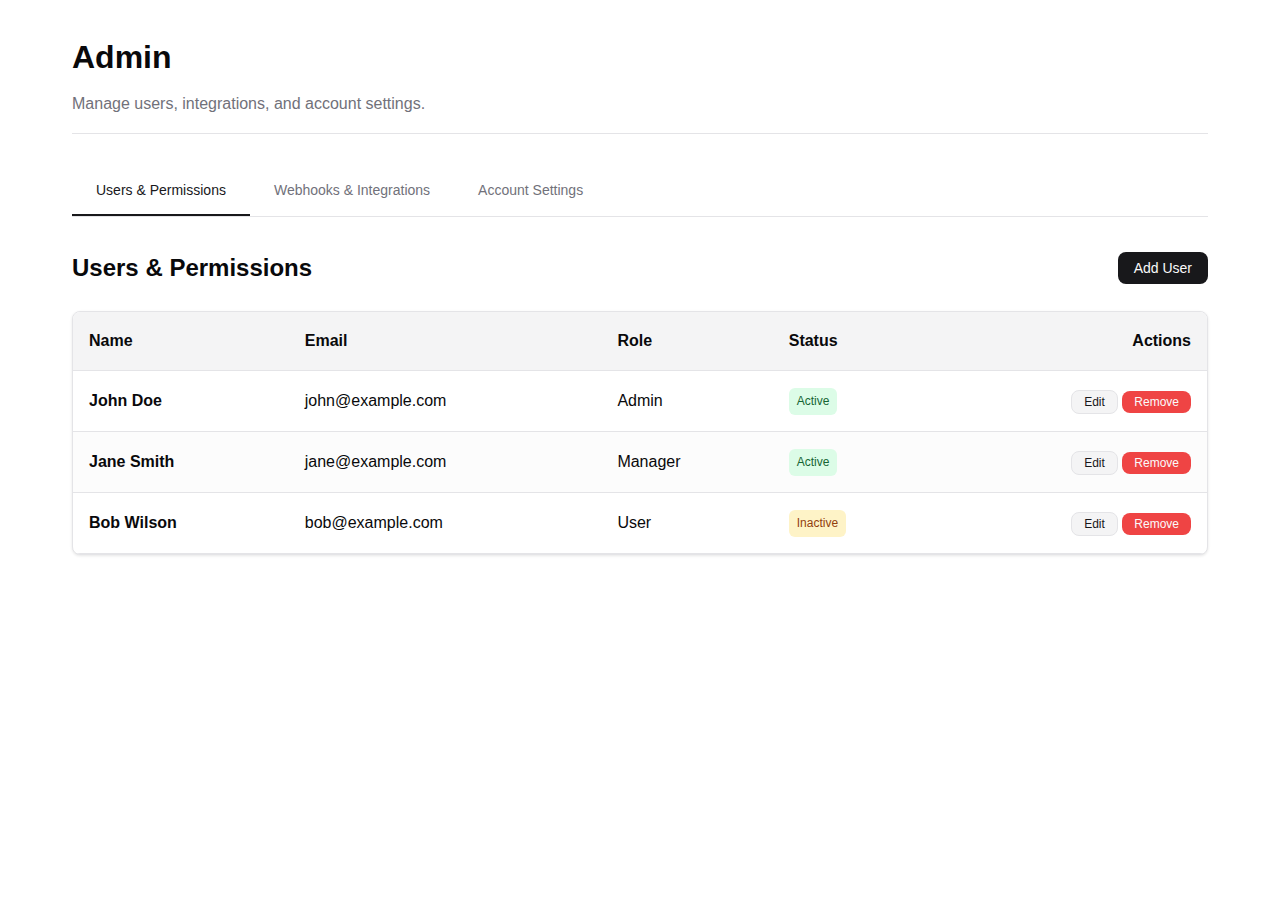
<file: src/components/Admin.html>
<!DOCTYPE html>
<html lang="en">
<head>
    <meta charset="UTF-8">
    <meta name="viewport" content="width=device-width, initial-scale=1.0">
    <title>Admin</title>
    <style>
        :root {
            --background: 0 0% 100%;
            --foreground: 240 10% 3.9%;
            --card: 0 0% 100%;
            --card-foreground: 240 10% 3.9%;
            --popover: 0 0% 100%;
            --popover-foreground: 240 10% 3.9%;
            --primary: 240 5.9% 10%;
            --primary-foreground: 0 0% 98%;
            --secondary: 240 4.8% 95.9%;
            --secondary-foreground: 240 5.9% 10%;
            --muted: 240 4.8% 95.9%;
            --muted-foreground: 240 3.8% 46.1%;
            --accent: 240 4.8% 95.9%;
            --accent-foreground: 240 5.9% 10%;
            --destructive: 0 84.2% 60.2%;
            --destructive-foreground: 0 0% 98%;
            --border: 240 5.9% 90%;
            --input: 240 5.9% 90%;
            --ring: 240 10% 3.9%;
            --radius: 0.5rem;
        }

        .dark {
            --background: 240 10% 3.9%;
            --foreground: 0 0% 98%;
            --card: 240 10% 3.9%;
            --card-foreground: 0 0% 98%;
            --popover: 240 10% 3.9%;
            --popover-foreground: 0 0% 98%;
            --primary: 0 0% 98%;
            --primary-foreground: 240 5.9% 10%;
            --secondary: 240 3.7% 15.9%;
            --secondary-foreground: 0 0% 98%;
            --muted: 240 3.7% 15.9%;
            --muted-foreground: 240 5% 64.9%;
            --accent: 240 3.7% 15.9%;
            --accent-foreground: 0 0% 98%;
            --destructive: 0 62.8% 30.6%;
            --destructive-foreground: 0 0% 98%;
            --border: 240 3.7% 15.9%;
            --input: 240 3.7% 15.9%;
            --ring: 240 4.9% 83.9%;
        }

        * {
            margin: 0;
            padding: 0;
            box-sizing: border-box;
        }

        body {
            font-family: -apple-system, BlinkMacSystemFont, "Segoe UI", Roboto, "Helvetica Neue", Arial, sans-serif;
            background-color: hsl(var(--background));
            color: hsl(var(--foreground));
            line-height: 1.6;
        }

        .container {
            max-width: 1200px;
            margin: 0 auto;
            padding: 2rem;
        }

        .header {
            margin-bottom: 2rem;
            padding-bottom: 1rem;
            border-bottom: 1px solid hsl(var(--border));
        }

        .header h1 {
            font-size: 2rem;
            font-weight: 600;
            color: hsl(var(--foreground));
            margin-bottom: 0.5rem;
        }

        .header p {
            color: hsl(var(--muted-foreground));
        }

        .tabs {
            display: flex;
            border-bottom: 1px solid hsl(var(--border));
            margin-bottom: 2rem;
        }

        .tab {
            padding: 1rem 1.5rem;
            background: none;
            border: none;
            cursor: pointer;
            font-size: 0.875rem;
            font-weight: 500;
            color: hsl(var(--muted-foreground));
            border-bottom: 2px solid transparent;
            transition: all 0.2s;
        }

        .tab:hover {
            color: hsl(var(--foreground));
        }

        .tab.active {
            color: hsl(var(--primary));
            border-bottom-color: hsl(var(--primary));
        }

        .tab-content {
            display: none;
        }

        .tab-content.active {
            display: block;
        }

        .section-header {
            display: flex;
            justify-content: space-between;
            align-items: center;
            margin-bottom: 1.5rem;
        }

        .section-title {
            font-size: 1.5rem;
            font-weight: 600;
            color: hsl(var(--foreground));
        }

        .btn {
            display: inline-flex;
            align-items: center;
            justify-content: center;
            gap: 0.5rem;
            padding: 0.5rem 1rem;
            font-size: 0.875rem;
            font-weight: 500;
            border-radius: var(--radius);
            border: none;
            cursor: pointer;
            transition: all 0.2s;
            text-decoration: none;
        }

        .btn-primary {
            background-color: hsl(var(--primary));
            color: hsl(var(--primary-foreground));
        }

        .btn-primary:hover {
            background-color: hsl(var(--primary) / 0.9);
        }

        .btn-secondary {
            background-color: hsl(var(--secondary));
            color: hsl(var(--secondary-foreground));
            border: 1px solid hsl(var(--border));
        }

        .btn-secondary:hover {
            background-color: hsl(var(--secondary) / 0.8);
        }

        .btn-destructive {
            background-color: hsl(var(--destructive));
            color: hsl(var(--destructive-foreground));
        }

        .btn-destructive:hover {
            background-color: hsl(var(--destructive) / 0.9);
        }

        .btn-sm {
            padding: 0.25rem 0.75rem;
            font-size: 0.75rem;
        }

        .table-container {
            background-color: hsl(var(--card));
            border: 1px solid hsl(var(--border));
            border-radius: var(--radius);
            overflow: hidden;
            box-shadow: 0 1px 3px 0 rgba(0, 0, 0, 0.1);
            margin-bottom: 2rem;
        }

        .table {
            width: 100%;
            border-collapse: collapse;
        }

        .table th {
            background-color: hsl(var(--muted));
            padding: 1rem;
            text-align: left;
            font-weight: 600;
            color: hsl(var(--foreground));
            border-bottom: 1px solid hsl(var(--border));
        }

        .table th:last-child {
            text-align: right;
        }

        .table td {
            padding: 1rem;
            border-bottom: 1px solid hsl(var(--border));
        }

        .table td:last-child {
            text-align: right;
        }

        .table tr:nth-child(even) {
            background-color: hsl(var(--muted) / 0.3);
        }

        .table tr:hover {
            background-color: hsl(var(--muted) / 0.5);
        }

        .toggle-switch {
            position: relative;
            display: inline-block;
            width: 44px;
            height: 24px;
        }

        .toggle-switch input {
            opacity: 0;
            width: 0;
            height: 0;
        }

        .toggle-slider {
            position: absolute;
            cursor: pointer;
            top: 0;
            left: 0;
            right: 0;
            bottom: 0;
            background-color: #ccc;
            transition: 0.3s;
            border-radius: 24px;
        }

        .toggle-slider:before {
            position: absolute;
            content: "";
            height: 18px;
            width: 18px;
            left: 3px;
            bottom: 3px;
            background-color: white;
            transition: 0.3s;
            border-radius: 50%;
        }

        input:checked + .toggle-slider {
            background-color: #22c55e;
        }

        input:checked + .toggle-slider:before {
            transform: translateX(20px);
        }

        .badge {
            display: inline-block;
            padding: 0.25rem 0.5rem;
            font-size: 0.75rem;
            font-weight: 500;
            border-radius: calc(var(--radius) - 2px);
        }

        .badge-success {
            background-color: #dcfce7;
            color: #166534;
        }

        .badge-warning {
            background-color: #fef3c7;
            color: #92400e;
        }

        .badge-destructive {
            background-color: #fee2e2;
            color: #991b1b;
        }

        .modal-overlay {
            position: fixed;
            top: 0;
            left: 0;
            right: 0;
            bottom: 0;
            background-color: rgba(0, 0, 0, 0.5);
            display: flex;
            align-items: center;
            justify-content: center;
            z-index: 50;
        }

        .modal {
            background-color: hsl(var(--card));
            border-radius: var(--radius);
            padding: 2rem;
            max-width: 500px;
            width: 90%;
            max-height: 90vh;
            overflow-y: auto;
            box-shadow: 0 20px 25px -5px rgba(0, 0, 0, 0.1);
        }

        .modal-header {
            margin-bottom: 1.5rem;
        }

        .modal-title {
            font-size: 1.5rem;
            font-weight: 600;
            color: hsl(var(--foreground));
        }

        .form-group {
            margin-bottom: 1rem;
        }

        .form-label {
            display: block;
            margin-bottom: 0.5rem;
            font-weight: 500;
            color: hsl(var(--foreground));
        }

        .form-input, .form-select {
            width: 100%;
            padding: 0.5rem 0.75rem;
            border: 1px solid hsl(var(--border));
            border-radius: var(--radius);
            background-color: hsl(var(--background));
            color: hsl(var(--foreground));
            font-size: 0.875rem;
        }

        .form-input:focus, .form-select:focus {
            outline: none;
            ring: 2px solid hsl(var(--ring));
            border-color: hsl(var(--ring));
        }

        .checkbox-group {
            display: flex;
            align-items: center;
            gap: 0.5rem;
        }

        .modal-actions {
            display: flex;
            gap: 0.75rem;
            justify-content: flex-end;
            margin-top: 1.5rem;
        }

        .settings-form {
            background-color: hsl(var(--card));
            border: 1px solid hsl(var(--border));
            border-radius: var(--radius);
            padding: 2rem;
            box-shadow: 0 1px 3px 0 rgba(0, 0, 0, 0.1);
        }

        .form-row {
            display: grid;
            grid-template-columns: 1fr 1fr;
            gap: 1rem;
        }

        .hidden {
            display: none;
        }

        .empty-state {
            text-align: center;
            padding: 3rem 1rem;
            color: hsl(var(--muted-foreground));
        }

        .empty-state h3 {
            font-size: 1.125rem;
            margin-bottom: 0.5rem;
            color: hsl(var(--foreground));
        }
    </style>
</head>
<body>
    <div class="container">
        <div class="header">
            <h1>Admin</h1>
            <p>Manage users, integrations, and account settings.</p>
        </div>

        <div class="tabs">
            <button class="tab active" onclick="switchTab('users')">Users & Permissions</button>
            <button class="tab" onclick="switchTab('integrations')">Webhooks & Integrations</button>
            <button class="tab" onclick="switchTab('settings')">Account Settings</button>
        </div>

        <!-- Users & Permissions Tab -->
        <div id="users-tab" class="tab-content active">
            <div class="section-header">
                <h2 class="section-title">Users & Permissions</h2>
                <button class="btn btn-primary" onclick="openUserModal()">Add User</button>
            </div>

            <div id="users-container">
                <div id="users-table" class="table-container"></div>
                <div id="users-empty" class="empty-state hidden">
                    <h3>No users yet</h3>
                    <p>Add your first user to get started.</p>
                </div>
            </div>
        </div>

        <!-- Webhooks & Integrations Tab -->
        <div id="integrations-tab" class="tab-content">
            <div class="section-header">
                <h2 class="section-title">Webhooks & Integrations</h2>
                <button class="btn btn-primary" onclick="openIntegrationModal()">Add Integration</button>
            </div>

            <div id="integrations-container">
                <div id="integrations-table" class="table-container"></div>
                <div id="integrations-empty" class="empty-state hidden">
                    <h3>No integrations yet</h3>
                    <p>Add your first integration to get started.</p>
                </div>
            </div>
        </div>

        <!-- Account Settings Tab -->
        <div id="settings-tab" class="tab-content">
            <div class="section-header">
                <h2 class="section-title">Account Settings</h2>
            </div>

            <div class="settings-form">
                <form id="settings-form">
                    <div class="form-row">
                        <div class="form-group">
                            <label class="form-label" for="company-name">Company Name</label>
                            <input type="text" id="company-name" class="form-input" required>
                        </div>
                        <div class="form-group">
                            <label class="form-label" for="plan-type">Plan Type</label>
                            <select id="plan-type" class="form-select" required>
                                <option value="Free">Free</option>
                                <option value="Pro">Pro</option>
                                <option value="Enterprise">Enterprise</option>
                            </select>
                        </div>
                    </div>
                    <div class="form-group">
                        <label class="form-label" for="send-cap">Send Cap (messages per month)</label>
                        <input type="number" id="send-cap" class="form-input" min="0" required>
                    </div>
                    <div class="modal-actions">
                        <button type="submit" class="btn btn-primary">Save Settings</button>
                    </div>
                </form>
            </div>
        </div>
    </div>

    <!-- User Modal -->
    <div id="user-modal" class="modal-overlay hidden">
        <div class="modal">
            <div class="modal-header">
                <h2 id="user-modal-title" class="modal-title">Add User</h2>
            </div>
            
            <form id="user-form">
                <div class="form-group">
                    <label class="form-label" for="user-name">Name</label>
                    <input type="text" id="user-name" class="form-input" required>
                </div>

                <div class="form-group">
                    <label class="form-label" for="user-email">Email</label>
                    <input type="email" id="user-email" class="form-input" required>
                </div>

                <div class="form-group">
                    <label class="form-label" for="user-role">Role</label>
                    <select id="user-role" class="form-select" required>
                        <option value="">Select a role</option>
                        <option value="Admin">Admin</option>
                        <option value="Manager">Manager</option>
                        <option value="User">User</option>
                    </select>
                </div>

                <div class="modal-actions">
                    <button type="button" class="btn btn-secondary" onclick="closeUserModal()">Cancel</button>
                    <button type="submit" class="btn btn-primary">
                        <span id="user-submit-text">Invite</span>
                    </button>
                </div>
            </form>
        </div>
    </div>

    <!-- Integration Modal -->
    <div id="integration-modal" class="modal-overlay hidden">
        <div class="modal">
            <div class="modal-header">
                <h2 id="integration-modal-title" class="modal-title">Add Integration</h2>
            </div>
            
            <form id="integration-form">
                <div class="form-group">
                    <label class="form-label" for="integration-name">Name</label>
                    <input type="text" id="integration-name" class="form-input" placeholder="e.g., Slack, CRM, Zapier" required>
                </div>

                <div class="form-group">
                    <label class="form-label" for="integration-url">Webhook URL</label>
                    <input type="url" id="integration-url" class="form-input" placeholder="https://..." required>
                </div>

                <div class="form-group">
                    <div class="checkbox-group">
                        <input type="checkbox" id="integration-enabled" checked>
                        <label class="form-label" for="integration-enabled">Enabled</label>
                    </div>
                </div>

                <div class="modal-actions">
                    <button type="button" class="btn btn-secondary" onclick="closeIntegrationModal()">Cancel</button>
                    <button type="submit" class="btn btn-primary">Save</button>
                </div>
            </form>
        </div>
    </div>

    <script>
        // In-memory data arrays
        let users = [
            { id: 1, name: 'John Doe', email: 'john@example.com', role: 'Admin', status: 'Active' },
            { id: 2, name: 'Jane Smith', email: 'jane@example.com', role: 'Manager', status: 'Active' },
            { id: 3, name: 'Bob Wilson', email: 'bob@example.com', role: 'User', status: 'Inactive' }
        ];

        let integrations = [
            { id: 1, name: 'Slack Notifications', url: 'https://hooks.slack.com/services/...', enabled: true },
            { id: 2, name: 'CRM Webhook', url: 'https://api.crm.com/webhook', enabled: false },
            { id: 3, name: 'Zapier Integration', url: 'https://hooks.zapier.com/hooks/catch/...', enabled: true }
        ];

        let account = {
            companyName: 'SMS Qualifier Inc',
            plan: 'Pro',
            sendCap: 3000
        };

        let editingUserId = null;
        let editingIntegrationId = null;

        // Tab switching
        function switchTab(tabName) {
            // Hide all tab contents
            document.querySelectorAll('.tab-content').forEach(content => {
                content.classList.remove('active');
            });
            
            // Remove active class from all tabs
            document.querySelectorAll('.tab').forEach(tab => {
                tab.classList.remove('active');
            });
            
            // Show selected tab content
            document.getElementById(tabName + '-tab').classList.add('active');
            
            // Add active class to selected tab
            event.target.classList.add('active');
        }

        // Users functions
        function renderUsers() {
            const container = document.getElementById('users-table');
            const emptyState = document.getElementById('users-empty');
            
            if (users.length === 0) {
                container.classList.add('hidden');
                emptyState.classList.remove('hidden');
                return;
            }

            container.classList.remove('hidden');
            emptyState.classList.add('hidden');
            
            container.innerHTML = `
                <table class="table">
                    <thead>
                        <tr>
                            <th>Name</th>
                            <th>Email</th>
                            <th>Role</th>
                            <th>Status</th>
                            <th>Actions</th>
                        </tr>
                    </thead>
                    <tbody>
                        ${users.map(user => `
                            <tr>
                                <td><strong>${escapeHtml(user.name)}</strong></td>
                                <td>${escapeHtml(user.email)}</td>
                                <td>${escapeHtml(user.role)}</td>
                                <td>
                                    <span class="badge ${user.status === 'Active' ? 'badge-success' : 'badge-warning'}">
                                        ${user.status}
                                    </span>
                                </td>
                                <td>
                                    <button class="btn btn-sm btn-secondary" onclick="openUserModal(${user.id})">Edit</button>
                                    <button class="btn btn-sm btn-destructive" onclick="deleteUser(${user.id})">Remove</button>
                                </td>
                            </tr>
                        `).join('')}
                    </tbody>
                </table>
            `;
        }

        function openUserModal(id = null) {
            const modal = document.getElementById('user-modal');
            const modalTitle = document.getElementById('user-modal-title');
            const submitText = document.getElementById('user-submit-text');
            const form = document.getElementById('user-form');
            
            editingUserId = id;
            
            if (id) {
                const user = users.find(u => u.id === id);
                modalTitle.textContent = 'Edit User';
                submitText.textContent = 'Save';
                document.getElementById('user-name').value = user.name;
                document.getElementById('user-email').value = user.email;
                document.getElementById('user-role').value = user.role;
            } else {
                modalTitle.textContent = 'Add User';
                submitText.textContent = 'Invite';
                form.reset();
            }
            
            modal.classList.remove('hidden');
        }

        function closeUserModal() {
            const modal = document.getElementById('user-modal');
            modal.classList.add('hidden');
            editingUserId = null;
        }

        function saveUser() {
            const name = document.getElementById('user-name').value.trim();
            const email = document.getElementById('user-email').value.trim();
            const role = document.getElementById('user-role').value;
            
            if (!name || !email || !role) {
                alert('Please fill in all fields');
                return;
            }
            
            if (editingUserId) {
                const user = users.find(u => u.id === editingUserId);
                user.name = name;
                user.email = email;
                user.role = role;
            } else {
                const newId = users.length > 0 ? Math.max(...users.map(u => u.id)) + 1 : 1;
                users.push({
                    id: newId,
                    name,
                    email,
                    role,
                    status: 'Active'
                });
            }
            
            closeUserModal();
            renderUsers();
        }

        function deleteUser(id) {
            if (confirm('Are you sure you want to remove this user?')) {
                users = users.filter(u => u.id !== id);
                renderUsers();
            }
        }

        // Integrations functions
        function renderIntegrations() {
            const container = document.getElementById('integrations-table');
            const emptyState = document.getElementById('integrations-empty');
            
            if (integrations.length === 0) {
                container.classList.add('hidden');
                emptyState.classList.remove('hidden');
                return;
            }

            container.classList.remove('hidden');
            emptyState.classList.add('hidden');
            
            container.innerHTML = `
                <table class="table">
                    <thead>
                        <tr>
                            <th>Name</th>
                            <th>URL</th>
                            <th>Status</th>
                            <th>Actions</th>
                        </tr>
                    </thead>
                    <tbody>
                        ${integrations.map(integration => `
                            <tr>
                                <td><strong>${escapeHtml(integration.name)}</strong></td>
                                <td>${escapeHtml(integration.url)}</td>
                                <td>
                                    <label class="toggle-switch">
                                        <input type="checkbox" ${integration.enabled ? 'checked' : ''} 
                                               onchange="toggleIntegration(${integration.id})">
                                        <span class="toggle-slider"></span>
                                    </label>
                                    <span style="margin-left: 0.5rem; color: ${integration.enabled ? '#22c55e' : '#6b7280'};">
                                        ${integration.enabled ? 'Enabled' : 'Disabled'}
                                    </span>
                                </td>
                                <td>
                                    <button class="btn btn-sm btn-secondary" onclick="openIntegrationModal(${integration.id})">Edit</button>
                                    <button class="btn btn-sm btn-destructive" onclick="deleteIntegration(${integration.id})">Delete</button>
                                </td>
                            </tr>
                        `).join('')}
                    </tbody>
                </table>
            `;
        }

        function openIntegrationModal(id = null) {
            const modal = document.getElementById('integration-modal');
            const modalTitle = document.getElementById('integration-modal-title');
            const form = document.getElementById('integration-form');
            
            editingIntegrationId = id;
            
            if (id) {
                const integration = integrations.find(i => i.id === id);
                modalTitle.textContent = 'Edit Integration';
                document.getElementById('integration-name').value = integration.name;
                document.getElementById('integration-url').value = integration.url;
                document.getElementById('integration-enabled').checked = integration.enabled;
            } else {
                modalTitle.textContent = 'Add Integration';
                form.reset();
                document.getElementById('integration-enabled').checked = true;
            }
            
            modal.classList.remove('hidden');
        }

        function closeIntegrationModal() {
            const modal = document.getElementById('integration-modal');
            modal.classList.add('hidden');
            editingIntegrationId = null;
        }

        function saveIntegration() {
            const name = document.getElementById('integration-name').value.trim();
            const url = document.getElementById('integration-url').value.trim();
            const enabled = document.getElementById('integration-enabled').checked;
            
            if (!name || !url) {
                alert('Please fill in all fields');
                return;
            }
            
            if (editingIntegrationId) {
                const integration = integrations.find(i => i.id === editingIntegrationId);
                integration.name = name;
                integration.url = url;
                integration.enabled = enabled;
            } else {
                const newId = integrations.length > 0 ? Math.max(...integrations.map(i => i.id)) + 1 : 1;
                integrations.push({
                    id: newId,
                    name,
                    url,
                    enabled
                });
            }
            
            closeIntegrationModal();
            renderIntegrations();
        }

        function deleteIntegration(id) {
            if (confirm('Are you sure you want to delete this integration?')) {
                integrations = integrations.filter(i => i.id !== id);
                renderIntegrations();
            }
        }

        function toggleIntegration(id) {
            const integration = integrations.find(i => i.id === id);
            if (integration) {
                integration.enabled = !integration.enabled;
                renderIntegrations();
            }
        }

        // Account settings functions
        function renderAccountSettings() {
            document.getElementById('company-name').value = account.companyName;
            document.getElementById('plan-type').value = account.plan;
            document.getElementById('send-cap').value = account.sendCap;
        }

        function saveAccountSettings() {
            account.companyName = document.getElementById('company-name').value.trim();
            account.plan = document.getElementById('plan-type').value;
            account.sendCap = parseInt(document.getElementById('send-cap').value) || 0;
            
            alert('Settings saved successfully!');
        }

        // Utility function to escape HTML
        function escapeHtml(text) {
            const map = {
                '&': '&amp;',
                '<': '&lt;',
                '>': '&gt;',
                '"': '&quot;',
                "'": '&#039;'
            };
            return text.replace(/[&<>"']/g, m => map[m]);
        }

        // Event listeners
        document.getElementById('user-form').addEventListener('submit', function(e) {
            e.preventDefault();
            saveUser();
        });

        document.getElementById('integration-form').addEventListener('submit', function(e) {
            e.preventDefault();
            saveIntegration();
        });

        document.getElementById('settings-form').addEventListener('submit', function(e) {
            e.preventDefault();
            saveAccountSettings();
        });

        // Close modals when clicking outside
        document.getElementById('user-modal').addEventListener('click', function(e) {
            if (e.target === this) {
                closeUserModal();
            }
        });

        document.getElementById('integration-modal').addEventListener('click', function(e) {
            if (e.target === this) {
                closeIntegrationModal();
            }
        });

        // Close modals with Escape key
        document.addEventListener('keydown', function(e) {
            if (e.key === 'Escape') {
                closeUserModal();
                closeIntegrationModal();
            }
        });

        // Initial render
        renderUsers();
        renderIntegrations();
        renderAccountSettings();
    </script>
</body>
</html>
</file>
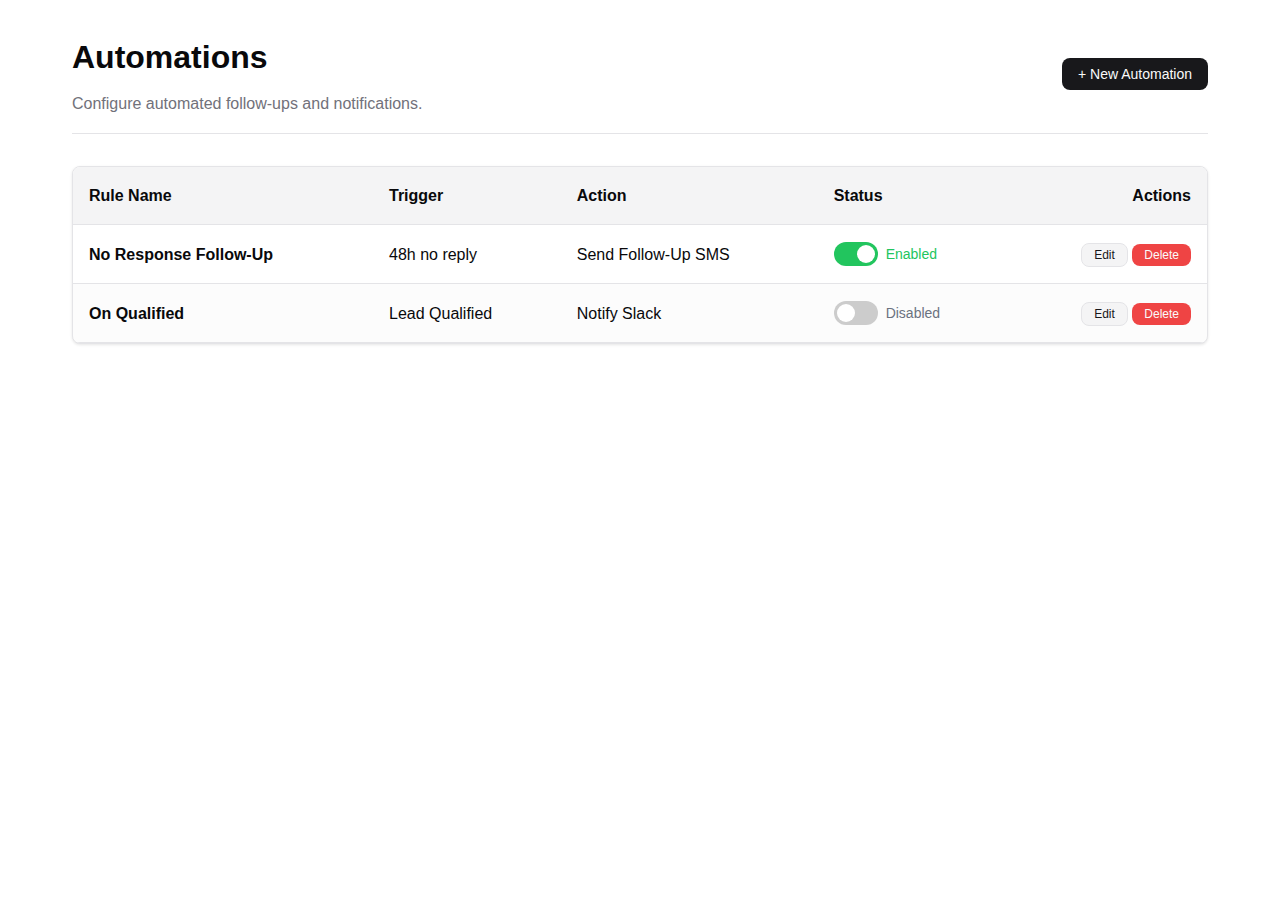
<file: src/components/Automations.html>
<!DOCTYPE html>
<html lang="en">
<head>
    <meta charset="UTF-8">
    <meta name="viewport" content="width=device-width, initial-scale=1.0">
    <title>Automations</title>
    <style>
        :root {
            --background: 0 0% 100%;
            --foreground: 240 10% 3.9%;
            --card: 0 0% 100%;
            --card-foreground: 240 10% 3.9%;
            --popover: 0 0% 100%;
            --popover-foreground: 240 10% 3.9%;
            --primary: 240 5.9% 10%;
            --primary-foreground: 0 0% 98%;
            --secondary: 240 4.8% 95.9%;
            --secondary-foreground: 240 5.9% 10%;
            --muted: 240 4.8% 95.9%;
            --muted-foreground: 240 3.8% 46.1%;
            --accent: 240 4.8% 95.9%;
            --accent-foreground: 240 5.9% 10%;
            --destructive: 0 84.2% 60.2%;
            --destructive-foreground: 0 0% 98%;
            --border: 240 5.9% 90%;
            --input: 240 5.9% 90%;
            --ring: 240 10% 3.9%;
            --radius: 0.5rem;
        }

        .dark {
            --background: 240 10% 3.9%;
            --foreground: 0 0% 98%;
            --card: 240 10% 3.9%;
            --card-foreground: 0 0% 98%;
            --popover: 240 10% 3.9%;
            --popover-foreground: 0 0% 98%;
            --primary: 0 0% 98%;
            --primary-foreground: 240 5.9% 10%;
            --secondary: 240 3.7% 15.9%;
            --secondary-foreground: 0 0% 98%;
            --muted: 240 3.7% 15.9%;
            --muted-foreground: 240 5% 64.9%;
            --accent: 240 3.7% 15.9%;
            --accent-foreground: 0 0% 98%;
            --destructive: 0 62.8% 30.6%;
            --destructive-foreground: 0 0% 98%;
            --border: 240 3.7% 15.9%;
            --input: 240 3.7% 15.9%;
            --ring: 240 4.9% 83.9%;
        }

        * {
            margin: 0;
            padding: 0;
            box-sizing: border-box;
        }

        body {
            font-family: -apple-system, BlinkMacSystemFont, "Segoe UI", Roboto, "Helvetica Neue", Arial, sans-serif;
            background-color: hsl(var(--background));
            color: hsl(var(--foreground));
            line-height: 1.6;
        }

        .container {
            max-width: 1200px;
            margin: 0 auto;
            padding: 2rem;
        }

        .header {
            display: flex;
            justify-content: space-between;
            align-items: center;
            margin-bottom: 2rem;
            padding-bottom: 1rem;
            border-bottom: 1px solid hsl(var(--border));
        }

        .header-content h1 {
            font-size: 2rem;
            font-weight: 600;
            color: hsl(var(--foreground));
            margin-bottom: 0.5rem;
        }

        .header-content p {
            color: hsl(var(--muted-foreground));
        }

        .btn {
            display: inline-flex;
            align-items: center;
            justify-content: center;
            gap: 0.5rem;
            padding: 0.5rem 1rem;
            font-size: 0.875rem;
            font-weight: 500;
            border-radius: var(--radius);
            border: none;
            cursor: pointer;
            transition: all 0.2s;
            text-decoration: none;
        }

        .btn-primary {
            background-color: hsl(var(--primary));
            color: hsl(var(--primary-foreground));
        }

        .btn-primary:hover {
            background-color: hsl(var(--primary) / 0.9);
        }

        .btn-secondary {
            background-color: hsl(var(--secondary));
            color: hsl(var(--secondary-foreground));
            border: 1px solid hsl(var(--border));
        }

        .btn-secondary:hover {
            background-color: hsl(var(--secondary) / 0.8);
        }

        .btn-destructive {
            background-color: hsl(var(--destructive));
            color: hsl(var(--destructive-foreground));
        }

        .btn-destructive:hover {
            background-color: hsl(var(--destructive) / 0.9);
        }

        .btn-sm {
            padding: 0.25rem 0.75rem;
            font-size: 0.75rem;
        }

        .table-container {
            background-color: hsl(var(--card));
            border: 1px solid hsl(var(--border));
            border-radius: var(--radius);
            overflow: hidden;
            box-shadow: 0 1px 3px 0 rgba(0, 0, 0, 0.1);
        }

        .table {
            width: 100%;
            border-collapse: collapse;
        }

        .table th {
            background-color: hsl(var(--muted));
            padding: 1rem;
            text-align: left;
            font-weight: 600;
            color: hsl(var(--foreground));
            border-bottom: 1px solid hsl(var(--border));
        }

        .table th:last-child {
            text-align: right;
        }

        .table td {
            padding: 1rem;
            border-bottom: 1px solid hsl(var(--border));
        }

        .table td:last-child {
            text-align: right;
        }

        .table tr:nth-child(even) {
            background-color: hsl(var(--muted) / 0.3);
        }

        .table tr:hover {
            background-color: hsl(var(--muted) / 0.5);
        }

        .toggle-switch {
            position: relative;
            display: inline-block;
            width: 44px;
            height: 24px;
        }

        .toggle-switch input {
            opacity: 0;
            width: 0;
            height: 0;
        }

        .toggle-slider {
            position: absolute;
            cursor: pointer;
            top: 0;
            left: 0;
            right: 0;
            bottom: 0;
            background-color: #ccc;
            transition: 0.3s;
            border-radius: 24px;
        }

        .toggle-slider:before {
            position: absolute;
            content: "";
            height: 18px;
            width: 18px;
            left: 3px;
            bottom: 3px;
            background-color: white;
            transition: 0.3s;
            border-radius: 50%;
        }

        input:checked + .toggle-slider {
            background-color: #22c55e;
        }

        input:checked + .toggle-slider:before {
            transform: translateX(20px);
        }

        .status-indicator {
            display: flex;
            align-items: center;
            gap: 0.5rem;
        }

        .status-text {
            font-size: 0.875rem;
        }

        .status-enabled {
            color: #22c55e;
        }

        .status-disabled {
            color: #6b7280;
        }

        .modal-overlay {
            position: fixed;
            top: 0;
            left: 0;
            right: 0;
            bottom: 0;
            background-color: rgba(0, 0, 0, 0.5);
            display: flex;
            align-items: center;
            justify-content: center;
            z-index: 50;
        }

        .modal {
            background-color: hsl(var(--card));
            border-radius: var(--radius);
            padding: 2rem;
            max-width: 500px;
            width: 90%;
            max-height: 90vh;
            overflow-y: auto;
            box-shadow: 0 20px 25px -5px rgba(0, 0, 0, 0.1);
        }

        .modal-header {
            margin-bottom: 1.5rem;
        }

        .modal-title {
            font-size: 1.5rem;
            font-weight: 600;
            color: hsl(var(--foreground));
        }

        .form-group {
            margin-bottom: 1rem;
        }

        .form-label {
            display: block;
            margin-bottom: 0.5rem;
            font-weight: 500;
            color: hsl(var(--foreground));
        }

        .form-input, .form-select {
            width: 100%;
            padding: 0.5rem 0.75rem;
            border: 1px solid hsl(var(--border));
            border-radius: var(--radius);
            background-color: hsl(var(--background));
            color: hsl(var(--foreground));
            font-size: 0.875rem;
        }

        .form-input:focus, .form-select:focus {
            outline: none;
            ring: 2px solid hsl(var(--ring));
            border-color: hsl(var(--ring));
        }

        .checkbox-group {
            display: flex;
            align-items: center;
            gap: 0.5rem;
        }

        .modal-actions {
            display: flex;
            gap: 0.75rem;
            justify-content: flex-end;
            margin-top: 1.5rem;
        }

        .hidden {
            display: none;
        }

        .empty-state {
            text-align: center;
            padding: 3rem 1rem;
            color: hsl(var(--muted-foreground));
        }

        .empty-state h3 {
            font-size: 1.125rem;
            margin-bottom: 0.5rem;
            color: hsl(var(--foreground));
        }
    </style>
</head>
<body>
    <div class="container">
        <div class="header">
            <div class="header-content">
                <h1>Automations</h1>
                <p>Configure automated follow-ups and notifications.</p>
            </div>
            <button class="btn btn-primary" onclick="openAutomationModal()">
                + New Automation
            </button>
        </div>

        <div id="automations-container">
            <div id="automations-table" class="table-container"></div>
            <div id="empty-state" class="empty-state hidden">
                <h3>No automations yet</h3>
                <p>Create your first automation to get started.</p>
            </div>
        </div>
    </div>

    <!-- Automation Modal -->
    <div id="automation-modal" class="modal-overlay hidden">
        <div class="modal">
            <div class="modal-header">
                <h2 id="modal-title" class="modal-title">Create New Automation</h2>
            </div>
            
            <form id="automation-form">
                <div class="form-group">
                    <label class="form-label" for="automation-name">Rule Name</label>
                    <input type="text" id="automation-name" class="form-input" required>
                </div>

                <div class="form-group">
                    <label class="form-label" for="automation-trigger">Trigger</label>
                    <select id="automation-trigger" class="form-select" required>
                        <option value="">Select a trigger</option>
                        <option value="No Reply After 24h">No Reply After 24h</option>
                        <option value="No Reply After 48h">No Reply After 48h</option>
                        <option value="No Reply After 72h">No Reply After 72h</option>
                        <option value="Lead Qualified">Lead Qualified</option>
                        <option value="Lead Unqualified">Lead Unqualified</option>
                        <option value="Lead Status Change">Lead Status Change</option>
                    </select>
                </div>

                <div class="form-group">
                    <label class="form-label" for="automation-action">Action</label>
                    <select id="automation-action" class="form-select" required>
                        <option value="">Select an action</option>
                        <option value="Send Follow-Up SMS">Send Follow-Up SMS</option>
                        <option value="Send Reminder SMS">Send Reminder SMS</option>
                        <option value="Notify Slack">Notify Slack</option>
                        <option value="Mark As Qualified">Mark As Qualified</option>
                        <option value="Mark As Unqualified">Mark As Unqualified</option>
                        <option value="Add to CRM">Add to CRM</option>
                    </select>
                </div>

                <div class="form-group">
                    <div class="checkbox-group">
                        <input type="checkbox" id="automation-enabled" checked>
                        <label class="form-label" for="automation-enabled">Enabled</label>
                    </div>
                </div>

                <div class="modal-actions">
                    <button type="button" class="btn btn-secondary" onclick="closeAutomationModal()">
                        Cancel
                    </button>
                    <button type="submit" class="btn btn-primary">
                        Save Automation
                    </button>
                </div>
            </form>
        </div>
    </div>

    <script>
        // In-memory automations array
        let automations = [
            { 
                id: 1, 
                name: 'No Response Follow-Up', 
                trigger: '48h no reply', 
                action: 'Send Follow-Up SMS', 
                enabled: true 
            },
            { 
                id: 2, 
                name: 'On Qualified', 
                trigger: 'Lead Qualified', 
                action: 'Notify Slack', 
                enabled: false 
            }
        ];

        let editingAutomationId = null;

        // Render automations in the table
        function renderAutomations() {
            const container = document.getElementById('automations-table');
            const emptyState = document.getElementById('empty-state');
            
            if (automations.length === 0) {
                container.classList.add('hidden');
                emptyState.classList.remove('hidden');
                return;
            }

            container.classList.remove('hidden');
            emptyState.classList.add('hidden');
            
            container.innerHTML = `
                <table class="table">
                    <thead>
                        <tr>
                            <th>Rule Name</th>
                            <th>Trigger</th>
                            <th>Action</th>
                            <th>Status</th>
                            <th>Actions</th>
                        </tr>
                    </thead>
                    <tbody>
                        ${automations.map(automation => `
                            <tr>
                                <td><strong>${escapeHtml(automation.name)}</strong></td>
                                <td>${escapeHtml(automation.trigger)}</td>
                                <td>${escapeHtml(automation.action)}</td>
                                <td>
                                    <div class="status-indicator">
                                        <label class="toggle-switch">
                                            <input type="checkbox" ${automation.enabled ? 'checked' : ''} 
                                                   onchange="toggleAutomation(${automation.id})">
                                            <span class="toggle-slider"></span>
                                        </label>
                                        <span class="status-text ${automation.enabled ? 'status-enabled' : 'status-disabled'}">
                                            ${automation.enabled ? 'Enabled' : 'Disabled'}
                                        </span>
                                    </div>
                                </td>
                                <td>
                                    <button class="btn btn-sm btn-secondary" onclick="openAutomationModal(${automation.id})">Edit</button>
                                    <button class="btn btn-sm btn-destructive" onclick="deleteAutomation(${automation.id})">Delete</button>
                                </td>
                            </tr>
                        `).join('')}
                    </tbody>
                </table>
            `;
        }

        // Open automation modal for creating new or editing existing
        function openAutomationModal(id = null) {
            const modal = document.getElementById('automation-modal');
            const modalTitle = document.getElementById('modal-title');
            const form = document.getElementById('automation-form');
            
            editingAutomationId = id;
            
            if (id) {
                // Editing existing automation
                const automation = automations.find(a => a.id === id);
                modalTitle.textContent = 'Edit Automation';
                document.getElementById('automation-name').value = automation.name;
                document.getElementById('automation-trigger').value = automation.trigger;
                document.getElementById('automation-action').value = automation.action;
                document.getElementById('automation-enabled').checked = automation.enabled;
            } else {
                // Creating new automation
                modalTitle.textContent = 'Create New Automation';
                form.reset();
                document.getElementById('automation-enabled').checked = true;
            }
            
            modal.classList.remove('hidden');
        }

        // Close automation modal
        function closeAutomationModal() {
            const modal = document.getElementById('automation-modal');
            modal.classList.add('hidden');
            editingAutomationId = null;
        }

        // Save automation (create new or update existing)
        function saveAutomation() {
            const name = document.getElementById('automation-name').value.trim();
            const trigger = document.getElementById('automation-trigger').value;
            const action = document.getElementById('automation-action').value;
            const enabled = document.getElementById('automation-enabled').checked;
            
            if (!name || !trigger || !action) {
                alert('Please fill in all fields');
                return;
            }
            
            if (editingAutomationId) {
                // Update existing automation
                const automation = automations.find(a => a.id === editingAutomationId);
                automation.name = name;
                automation.trigger = trigger;
                automation.action = action;
                automation.enabled = enabled;
            } else {
                // Create new automation
                const newId = automations.length > 0 ? Math.max(...automations.map(a => a.id)) + 1 : 1;
                automations.push({
                    id: newId,
                    name,
                    trigger,
                    action,
                    enabled
                });
            }
            
            closeAutomationModal();
            renderAutomations();
        }

        // Delete automation
        function deleteAutomation(id) {
            if (confirm('Are you sure you want to delete this automation?')) {
                automations = automations.filter(a => a.id !== id);
                renderAutomations();
            }
        }

        // Toggle automation enabled status
        function toggleAutomation(id) {
            const automation = automations.find(a => a.id === id);
            if (automation) {
                automation.enabled = !automation.enabled;
                renderAutomations();
            }
        }

        // Utility function to escape HTML
        function escapeHtml(text) {
            const map = {
                '&': '&amp;',
                '<': '&lt;',
                '>': '&gt;',
                '"': '&quot;',
                "'": '&#039;'
            };
            return text.replace(/[&<>"']/g, m => map[m]);
        }

        // Form submission handler
        document.getElementById('automation-form').addEventListener('submit', function(e) {
            e.preventDefault();
            saveAutomation();
        });

        // Close modal when clicking outside
        document.getElementById('automation-modal').addEventListener('click', function(e) {
            if (e.target === this) {
                closeAutomationModal();
            }
        });

        // Close modal with Escape key
        document.addEventListener('keydown', function(e) {
            if (e.key === 'Escape') {
                closeAutomationModal();
            }
        });

        // Initial render
        renderAutomations();
    </script>
</body>
</html>
</file>
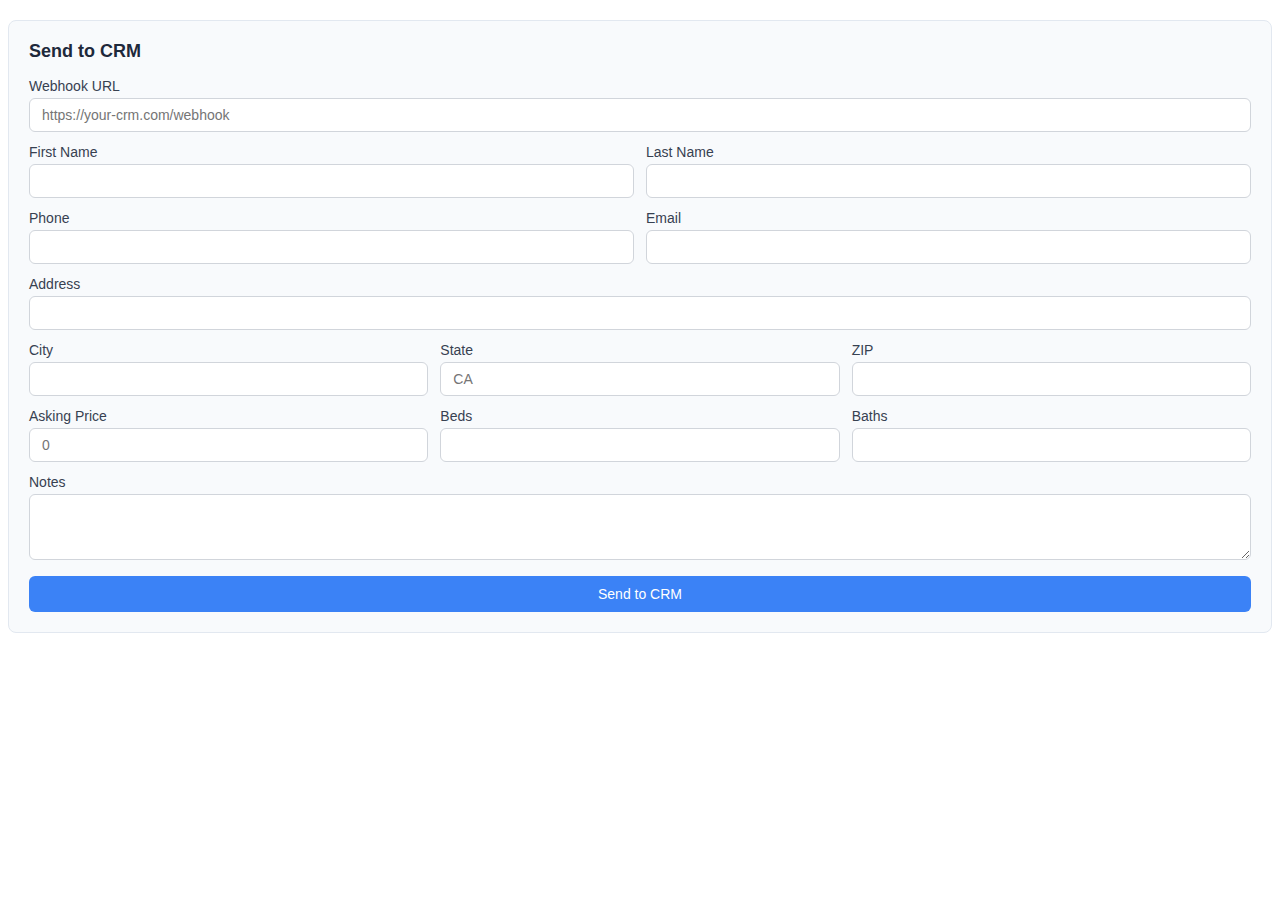
<file: src/components/CRMFormVanilla.html>
<!DOCTYPE html>
<html lang="en">
<head>
    <meta charset="UTF-8">
    <meta name="viewport" content="width=device-width, initial-scale=1.0">
    <title>Send to CRM Component</title>
    <style>
        .crm-form-container {
            background: #f8fafc;
            border: 1px solid #e2e8f0;
            border-radius: 8px;
            padding: 20px;
            margin: 20px 0;
            font-family: -apple-system, BlinkMacSystemFont, 'Segoe UI', Roboto, sans-serif;
        }
        .crm-form-title {
            font-size: 18px;
            font-weight: 600;
            margin-bottom: 16px;
            color: #1e293b;
        }
        .form-group {
            margin-bottom: 12px;
        }
        .form-row {
            display: flex;
            gap: 12px;
            margin-bottom: 12px;
        }
        .form-row .form-group {
            flex: 1;
            margin-bottom: 0;
        }
        label {
            display: block;
            font-size: 14px;
            font-weight: 500;
            margin-bottom: 4px;
            color: #374151;
        }
        input, textarea {
            width: 100%;
            padding: 8px 12px;
            border: 1px solid #d1d5db;
            border-radius: 6px;
            font-size: 14px;
            box-sizing: border-box;
            transition: border-color 0.2s;
        }
        input:focus, textarea:focus {
            outline: none;
            border-color: #3b82f6;
            box-shadow: 0 0 0 3px rgba(59, 130, 246, 0.1);
        }
        #sendCrmBtn {
            background-color: #3b82f6;
            color: white;
            border: none;
            padding: 10px 20px;
            border-radius: 6px;
            font-size: 14px;
            font-weight: 500;
            cursor: pointer;
            transition: background-color 0.2s;
            width: 100%;
        }
        #sendCrmBtn:hover {
            background-color: #2563eb;
        }
        #sendCrmBtn:disabled {
            background-color: #9ca3af;
            cursor: not-allowed;
        }
        #crmStatus {
            margin-top: 12px;
            padding: 10px;
            border-radius: 6px;
            font-size: 14px;
            display: none;
        }
        .status-success {
            background-color: #dcfce7;
            color: #166534;
            border: 1px solid #bbf7d0;
        }
        .status-error {
            background-color: #fef2f2;
            color: #991b1b;
            border: 1px solid #fecaca;
        }
    </style>
</head>
<body>
    <div class="crm-form-container">
        <div class="crm-form-title">Send to CRM</div>
        
        <div class="form-group">
            <label for="webhookUrl">Webhook URL</label>
            <input type="url" id="webhookUrl" placeholder="https://your-crm.com/webhook">
        </div>

        <div class="form-row">
            <div class="form-group">
                <label for="fname">First Name</label>
                <input type="text" id="fname">
            </div>
            <div class="form-group">
                <label for="lname">Last Name</label>
                <input type="text" id="lname">
            </div>
        </div>

        <div class="form-row">
            <div class="form-group">
                <label for="phone">Phone</label>
                <input type="tel" id="phone">
            </div>
            <div class="form-group">
                <label for="email">Email</label>
                <input type="email" id="email">
            </div>
        </div>

        <div class="form-group">
            <label for="address">Address</label>
            <input type="text" id="address">
        </div>

        <div class="form-row">
            <div class="form-group">
                <label for="city">City</label>
                <input type="text" id="city">
            </div>
            <div class="form-group">
                <label for="state">State</label>
                <input type="text" id="state" maxlength="2" placeholder="CA">
            </div>
            <div class="form-group">
                <label for="zip">ZIP</label>
                <input type="text" id="zip" maxlength="5" pattern="[0-9]{5}">
            </div>
        </div>

        <div class="form-row">
            <div class="form-group">
                <label for="ask_price">Asking Price</label>
                <input type="number" id="ask_price" placeholder="0">
            </div>
            <div class="form-group">
                <label for="beds">Beds</label>
                <input type="number" id="beds" min="0">
            </div>
            <div class="form-group">
                <label for="baths">Baths</label>
                <input type="number" id="baths" min="0" step="0.5">
            </div>
        </div>

        <div class="form-group">
            <label for="notes">Notes</label>
            <textarea id="notes" rows="3"></textarea>
        </div>

        <button id="sendCrmBtn">Send to CRM</button>
        <div id="crmStatus"></div>
    </div>

    <script>
        // Function to populate lead form with data
        function populateLeadForm(data) {
            const fields = ['fname', 'lname', 'phone', 'email', 'address', 'city', 'state', 'zip', 'ask_price', 'beds', 'baths', 'notes'];
            
            fields.forEach(field => {
                const element = document.getElementById(field);
                if (element && data[field] !== undefined) {
                    element.value = data[field];
                }
            });
        }

        // Function to send data to CRM
        async function sendToCRM() {
            const button = document.getElementById('sendCrmBtn');
            const status = document.getElementById('crmStatus');
            
            // Get webhook URL
            const webhookUrl = document.getElementById('webhookUrl').value.trim();
            if (!webhookUrl) {
                showStatus('Please enter a webhook URL', 'error');
                return;
            }

            // Disable button and show loading
            button.disabled = true;
            button.textContent = 'Sending...';
            status.style.display = 'none';

            try {
                // Build payload
                const payload = new URLSearchParams();
                // removed api_key - never include secrets client-side
                payload.append('leadsource', 'Lovable AI');
                
                // Add form fields
                const fields = ['fname', 'lname', 'phone', 'email', 'address', 'city', 'state', 'zip', 'ask_price', 'beds', 'baths', 'notes'];
                fields.forEach(field => {
                    const element = document.getElementById(field);
                    if (element) {
                        payload.append(field, element.value);
                    }
                });

                // Send POST request
                const response = await fetch(webhookUrl, {
                    method: 'POST',
                    headers: {
                        'Content-Type': 'application/x-www-form-urlencoded'
                    },
                    body: payload
                });

                if (!response.ok) {
                    throw new Error(`HTTP error! status: ${response.status}`);
                }

                const result = await response.json();

                if (result.result === 'success') {
                    showStatus('Lead sent successfully!', 'success');
                } else if (result.result === 'fail') {
                    showStatus(`Failed: ${result.reason || 'Unknown error'}`, 'error');
                } else {
                    showStatus('Failed: Unexpected response format', 'error');
                }

            } catch (error) {
                showStatus(`Failed: ${error.message}`, 'error');
            } finally {
                // Re-enable button
                button.disabled = false;
                button.textContent = 'Send to CRM';
            }
        }

        // Helper function to show status messages
        function showStatus(message, type) {
            const status = document.getElementById('crmStatus');
            status.textContent = message;
            status.className = type === 'success' ? 'status-success' : 'status-error';
            status.style.display = 'block';
        }

        // Attach click listener
        document.getElementById('sendCrmBtn').addEventListener('click', sendToCRM);

        // Example of how to hook into AI callback
        // After AI returns its JSON string, call:
        /*
        const leadData = JSON.parse(aiResponse);
        populateLeadForm(leadData);
        */
    </script>
</body>
</html>
</file>
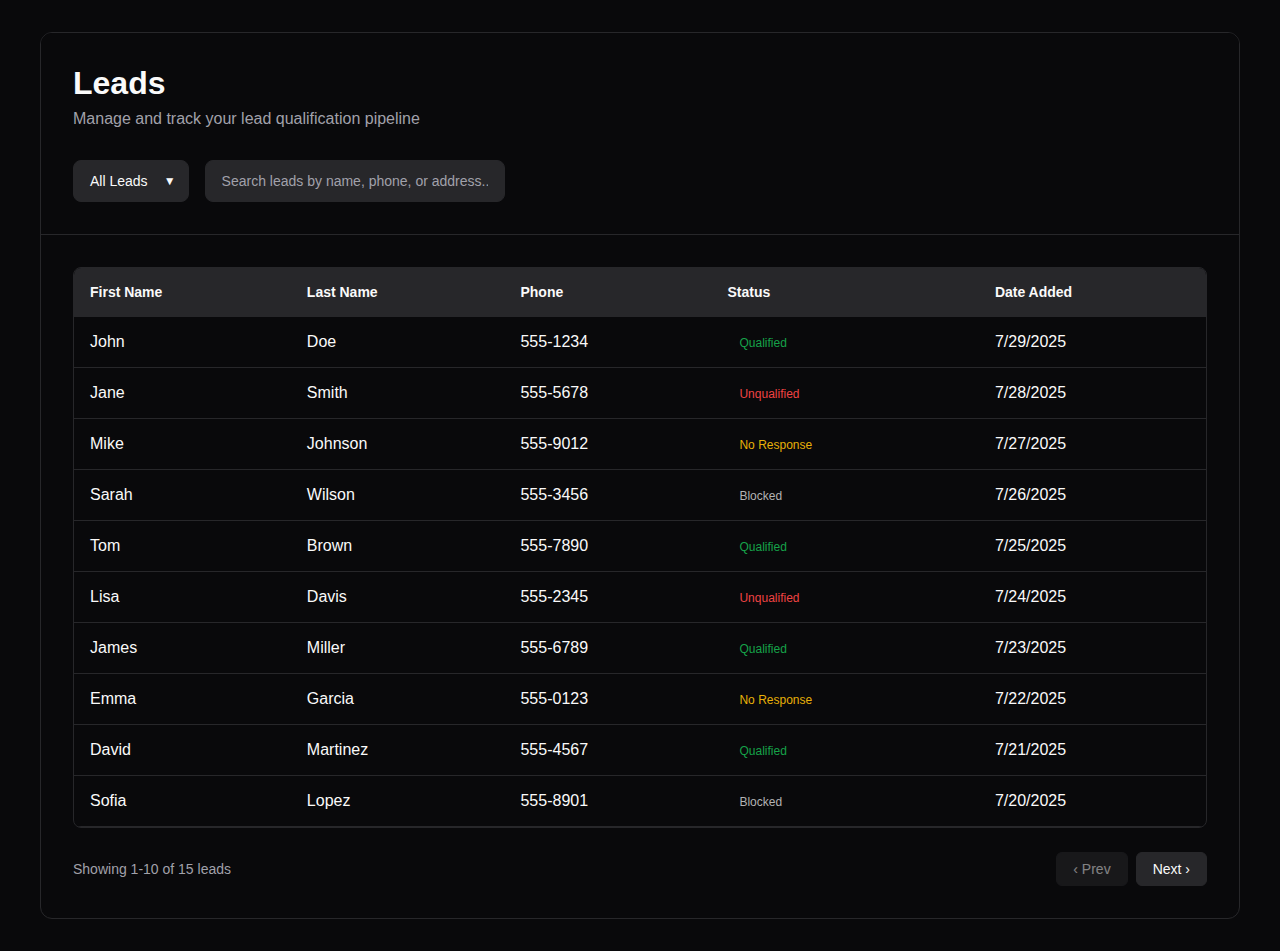
<file: src/components/LeadsView.html>
<!DOCTYPE html>
<html lang="en">
<head>
    <meta charset="UTF-8">
    <meta name="viewport" content="width=device-width, initial-scale=1.0">
    <title>Leads View</title>
    <style>
        * {
            margin: 0;
            padding: 0;
            box-sizing: border-box;
        }

        body {
            font-family: -apple-system, BlinkMacSystemFont, 'Segoe UI', Roboto, sans-serif;
            background: hsl(240, 10%, 3.9%);
            color: hsl(0, 0%, 98%);
            padding: 2rem;
        }

        .leads-container {
            max-width: 1200px;
            margin: 0 auto;
            background: hsl(240, 10%, 3.9%);
            border-radius: 12px;
            border: 1px solid hsl(240, 3.7%, 15.9%);
            overflow: hidden;
        }

        .leads-header {
            padding: 2rem;
            border-bottom: 1px solid hsl(240, 3.7%, 15.9%);
            background: hsl(240, 10%, 3.9%);
        }

        .leads-title {
            font-size: 2rem;
            font-weight: 700;
            margin-bottom: 0.5rem;
            color: hsl(0, 0%, 98%);
        }

        .leads-subtitle {
            color: hsl(240, 5%, 64.9%);
            margin-bottom: 2rem;
        }

        .leads-controls {
            display: flex;
            gap: 1rem;
            flex-wrap: wrap;
            align-items: center;
        }

        .segment-dropdown {
            position: relative;
        }

        .dropdown-button {
            background: hsl(240, 3.7%, 15.9%);
            border: 1px solid hsl(240, 3.7%, 15.9%);
            color: hsl(0, 0%, 98%);
            padding: 0.75rem 2.5rem 0.75rem 1rem;
            border-radius: 8px;
            font-size: 0.875rem;
            cursor: pointer;
            display: flex;
            align-items: center;
            gap: 0.5rem;
            transition: all 0.2s;
            position: relative;
        }

        .dropdown-button:hover {
            background: hsl(240, 3.7%, 20%);
        }

        .dropdown-button::after {
            content: '▼';
            position: absolute;
            right: 0.75rem;
            font-size: 0.75rem;
            transition: transform 0.2s;
        }

        .dropdown-button.open::after {
            transform: rotate(180deg);
        }

        .dropdown-menu {
            position: absolute;
            top: 100%;
            left: 0;
            background: hsl(240, 10%, 3.9%);
            border: 1px solid hsl(240, 3.7%, 15.9%);
            border-radius: 8px;
            min-width: 160px;
            box-shadow: 0 10px 25px hsl(240, 10%, 3.9% / 0.5);
            z-index: 1000;
            margin-top: 0.25rem;
            display: none;
        }

        .dropdown-menu.show {
            display: block;
        }

        .dropdown-item {
            padding: 0.75rem 1rem;
            cursor: pointer;
            border-bottom: 1px solid hsl(240, 3.7%, 15.9%);
            transition: background 0.2s;
            color: hsl(0, 0%, 98%);
        }

        .dropdown-item:last-child {
            border-bottom: none;
        }

        .dropdown-item:hover {
            background: hsl(240, 3.7%, 15.9%);
        }

        .dropdown-item.active {
            background: hsl(221, 83%, 53% / 0.1);
            color: hsl(221, 83%, 53%);
        }

        .search-input {
            background: hsl(240, 3.7%, 15.9%);
            border: 1px solid hsl(240, 3.7%, 15.9%);
            color: hsl(0, 0%, 98%);
            padding: 0.75rem 1rem;
            border-radius: 8px;
            font-size: 0.875rem;
            width: 300px;
            transition: all 0.2s;
        }

        .search-input:focus {
            outline: none;
            border-color: hsl(221, 83%, 53%);
            box-shadow: 0 0 0 2px hsl(221, 83%, 53% / 0.2);
        }

        .search-input::placeholder {
            color: hsl(240, 5%, 64.9%);
        }

        .leads-content {
            padding: 2rem;
        }

        .table-container {
            background: hsl(240, 10%, 3.9%);
            border-radius: 8px;
            overflow: hidden;
            border: 1px solid hsl(240, 3.7%, 15.9%);
        }

        table {
            width: 100%;
            border-collapse: collapse;
        }

        th {
            background: hsl(240, 3.7%, 15.9%);
            color: hsl(0, 0%, 98%);
            padding: 1rem;
            text-align: left;
            font-weight: 600;
            font-size: 0.875rem;
            border-bottom: 1px solid hsl(240, 3.7%, 15.9%);
        }

        td {
            padding: 1rem;
            border-bottom: 1px solid hsl(240, 3.7%, 15.9%);
            color: hsl(0, 0%, 98%);
        }

        tr:nth-child(even) {
            background: hsl(240, 3.7%, 15.9% / 0.3);
        }

        tr:hover {
            background: hsl(240, 3.7%, 15.9% / 0.5);
        }

        .status-badge {
            padding: 0.25rem 0.75rem;
            border-radius: 9999px;
            font-size: 0.75rem;
            font-weight: 500;
        }

        .status-qualified {
            background: hsl(142, 76%, 36% / 0.2);
            color: hsl(142, 76%, 36%);
        }

        .status-unqualified {
            background: hsl(0, 84%, 60% / 0.2);
            color: hsl(0, 84%, 60%);
        }

        .status-no-response {
            background: hsl(45, 93%, 47% / 0.2);
            color: hsl(45, 93%, 47%);
        }

        .status-blocked {
            background: hsl(0, 0%, 45% / 0.2);
            color: hsl(0, 0%, 70%);
        }

        .pagination {
            display: flex;
            justify-content: between;
            align-items: center;
            margin-top: 1.5rem;
            gap: 1rem;
        }

        .pagination-info {
            color: hsl(240, 5%, 64.9%);
            font-size: 0.875rem;
            flex: 1;
        }

        .pagination-controls {
            display: flex;
            gap: 0.5rem;
        }

        .pagination-btn {
            background: hsl(240, 3.7%, 15.9%);
            border: 1px solid hsl(240, 3.7%, 15.9%);
            color: hsl(0, 0%, 98%);
            padding: 0.5rem 1rem;
            border-radius: 6px;
            cursor: pointer;
            font-size: 0.875rem;
            transition: all 0.2s;
        }

        .pagination-btn:hover:not(:disabled) {
            background: hsl(240, 3.7%, 20%);
        }

        .pagination-btn:disabled {
            opacity: 0.5;
            cursor: not-allowed;
        }

        @media (max-width: 768px) {
            .leads-controls {
                flex-direction: column;
                align-items: stretch;
            }

            .search-input {
                width: 100%;
            }

            .table-container {
                overflow-x: auto;
            }

            .pagination {
                flex-direction: column;
                align-items: stretch;
                text-align: center;
            }
        }
    </style>
</head>
<body>
    <div class="leads-container">
        <div class="leads-header">
            <h1 class="leads-title">Leads</h1>
            <p class="leads-subtitle">Manage and track your lead qualification pipeline</p>
            
            <div class="leads-controls">
                <div class="segment-dropdown">
                    <button id="segmentSelect" class="dropdown-button">
                        <span id="selectedSegment">All Leads</span>
                    </button>
                    <div id="segmentMenu" class="dropdown-menu">
                        <div class="dropdown-item active" data-value="All">All Leads</div>
                        <div class="dropdown-item" data-value="Qualified">Qualified</div>
                        <div class="dropdown-item" data-value="Unqualified">Unqualified</div>
                        <div class="dropdown-item" data-value="No Response">No Response</div>
                        <div class="dropdown-item" data-value="Blocked">Blocked</div>
                    </div>
                </div>
                
                <input 
                    type="text" 
                    id="searchInput" 
                    class="search-input" 
                    placeholder="Search leads by name, phone, or address..."
                >
            </div>
        </div>

        <div class="leads-content">
            <div class="table-container">
                <table>
                    <thead>
                        <tr>
                            <th>First Name</th>
                            <th>Last Name</th>
                            <th>Phone</th>
                            <th>Status</th>
                            <th>Date Added</th>
                        </tr>
                    </thead>
                    <tbody id="leadsTableBody">
                        <!-- Table rows will be inserted here -->
                    </tbody>
                </table>
            </div>

            <div class="pagination">
                <div class="pagination-info" id="paginationInfo">
                    Showing 1-10 of 50 leads
                </div>
                <div class="pagination-controls">
                    <button id="prevBtn" class="pagination-btn">‹ Prev</button>
                    <button id="nextBtn" class="pagination-btn">Next ›</button>
                </div>
            </div>
        </div>
    </div>

    <script>
        // Sample data
        const leads = [
            { fname: 'John', lname: 'Doe', phone: '555-1234', status: 'Qualified', date: '2025-07-29' },
            { fname: 'Jane', lname: 'Smith', phone: '555-5678', status: 'Unqualified', date: '2025-07-28' },
            { fname: 'Mike', lname: 'Johnson', phone: '555-9012', status: 'No Response', date: '2025-07-27' },
            { fname: 'Sarah', lname: 'Wilson', phone: '555-3456', status: 'Blocked', date: '2025-07-26' },
            { fname: 'Tom', lname: 'Brown', phone: '555-7890', status: 'Qualified', date: '2025-07-25' },
            { fname: 'Lisa', lname: 'Davis', phone: '555-2345', status: 'Unqualified', date: '2025-07-24' },
            { fname: 'James', lname: 'Miller', phone: '555-6789', status: 'Qualified', date: '2025-07-23' },
            { fname: 'Emma', lname: 'Garcia', phone: '555-0123', status: 'No Response', date: '2025-07-22' },
            { fname: 'David', lname: 'Martinez', phone: '555-4567', status: 'Qualified', date: '2025-07-21' },
            { fname: 'Sofia', lname: 'Lopez', phone: '555-8901', status: 'Blocked', date: '2025-07-20' },
            { fname: 'Chris', lname: 'Anderson', phone: '555-1357', status: 'Qualified', date: '2025-07-19' },
            { fname: 'Amanda', lname: 'Taylor', phone: '555-2468', status: 'Unqualified', date: '2025-07-18' },
            { fname: 'Ryan', lname: 'Thomas', phone: '555-3579', status: 'No Response', date: '2025-07-17' },
            { fname: 'Nicole', lname: 'White', phone: '555-4680', status: 'Qualified', date: '2025-07-16' },
            { fname: 'Kevin', lname: 'Harris', phone: '555-5791', status: 'Blocked', date: '2025-07-15' }
        ];

        let currentSegment = 'All';
        let currentPage = 1;
        let pageSize = 10;
        let searchTerm = '';

        function getStatusClass(status) {
            return `status-${status.toLowerCase().replace(' ', '-')}`;
        }

        function filterLeads() {
            let filtered = leads;

            // Filter by segment
            if (currentSegment !== 'All') {
                filtered = filtered.filter(lead => lead.status === currentSegment);
            }

            // Filter by search term
            if (searchTerm) {
                filtered = filtered.filter(lead => 
                    lead.fname.toLowerCase().includes(searchTerm.toLowerCase()) ||
                    lead.lname.toLowerCase().includes(searchTerm.toLowerCase()) ||
                    lead.phone.includes(searchTerm)
                );
            }

            return filtered;
        }

        function renderLeads() {
            const filteredLeads = filterLeads();
            const totalLeads = filteredLeads.length;
            const totalPages = Math.ceil(totalLeads / pageSize);
            const startIndex = (currentPage - 1) * pageSize;
            const endIndex = Math.min(startIndex + pageSize, totalLeads);
            const pageLeads = filteredLeads.slice(startIndex, endIndex);

            // Render table rows
            const tbody = document.getElementById('leadsTableBody');
            tbody.innerHTML = '';

            if (pageLeads.length === 0) {
                tbody.innerHTML = `
                    <tr>
                        <td colspan="5" style="text-align: center; padding: 2rem; color: hsl(240, 5%, 64.9%);">
                            No leads found matching your criteria
                        </td>
                    </tr>
                `;
            } else {
                pageLeads.forEach(lead => {
                    const row = document.createElement('tr');
                    row.innerHTML = `
                        <td>${lead.fname}</td>
                        <td>${lead.lname}</td>
                        <td>${lead.phone}</td>
                        <td><span class="status-badge ${getStatusClass(lead.status)}">${lead.status}</span></td>
                        <td>${new Date(lead.date).toLocaleDateString()}</td>
                    `;
                    tbody.appendChild(row);
                });
            }

            // Update pagination info
            const paginationInfo = document.getElementById('paginationInfo');
            if (totalLeads === 0) {
                paginationInfo.textContent = 'No leads to display';
            } else {
                paginationInfo.textContent = `Showing ${startIndex + 1}-${endIndex} of ${totalLeads} leads`;
            }

            // Update pagination buttons
            document.getElementById('prevBtn').disabled = currentPage <= 1;
            document.getElementById('nextBtn').disabled = currentPage >= totalPages;
        }

        // Dropdown functionality
        document.getElementById('segmentSelect').addEventListener('click', function() {
            const menu = document.getElementById('segmentMenu');
            const button = this;
            
            menu.classList.toggle('show');
            button.classList.toggle('open');
        });

        // Close dropdown when clicking outside
        document.addEventListener('click', function(e) {
            const dropdown = document.querySelector('.segment-dropdown');
            if (!dropdown.contains(e.target)) {
                document.getElementById('segmentMenu').classList.remove('show');
                document.getElementById('segmentSelect').classList.remove('open');
            }
        });

        // Dropdown item selection
        document.querySelectorAll('.dropdown-item').forEach(item => {
            item.addEventListener('click', function() {
                const value = this.getAttribute('data-value');
                const text = this.textContent;
                
                // Update active state
                document.querySelectorAll('.dropdown-item').forEach(i => i.classList.remove('active'));
                this.classList.add('active');
                
                // Update button text
                document.getElementById('selectedSegment').textContent = text;
                
                // Update segment and re-render
                currentSegment = value;
                currentPage = 1;
                renderLeads();
                
                // Close dropdown
                document.getElementById('segmentMenu').classList.remove('show');
                document.getElementById('segmentSelect').classList.remove('open');
            });
        });

        // Search functionality
        document.getElementById('searchInput').addEventListener('input', function(e) {
            searchTerm = e.target.value;
            currentPage = 1;
            renderLeads();
        });

        // Pagination controls
        document.getElementById('prevBtn').addEventListener('click', function() {
            if (currentPage > 1) {
                currentPage--;
                renderLeads();
            }
        });

        document.getElementById('nextBtn').addEventListener('click', function() {
            const filteredLeads = filterLeads();
            const totalPages = Math.ceil(filteredLeads.length / pageSize);
            
            if (currentPage < totalPages) {
                currentPage++;
                renderLeads();
            }
        });

        // Initial render
        renderLeads();
    </script>
</body>
</html>
</file>
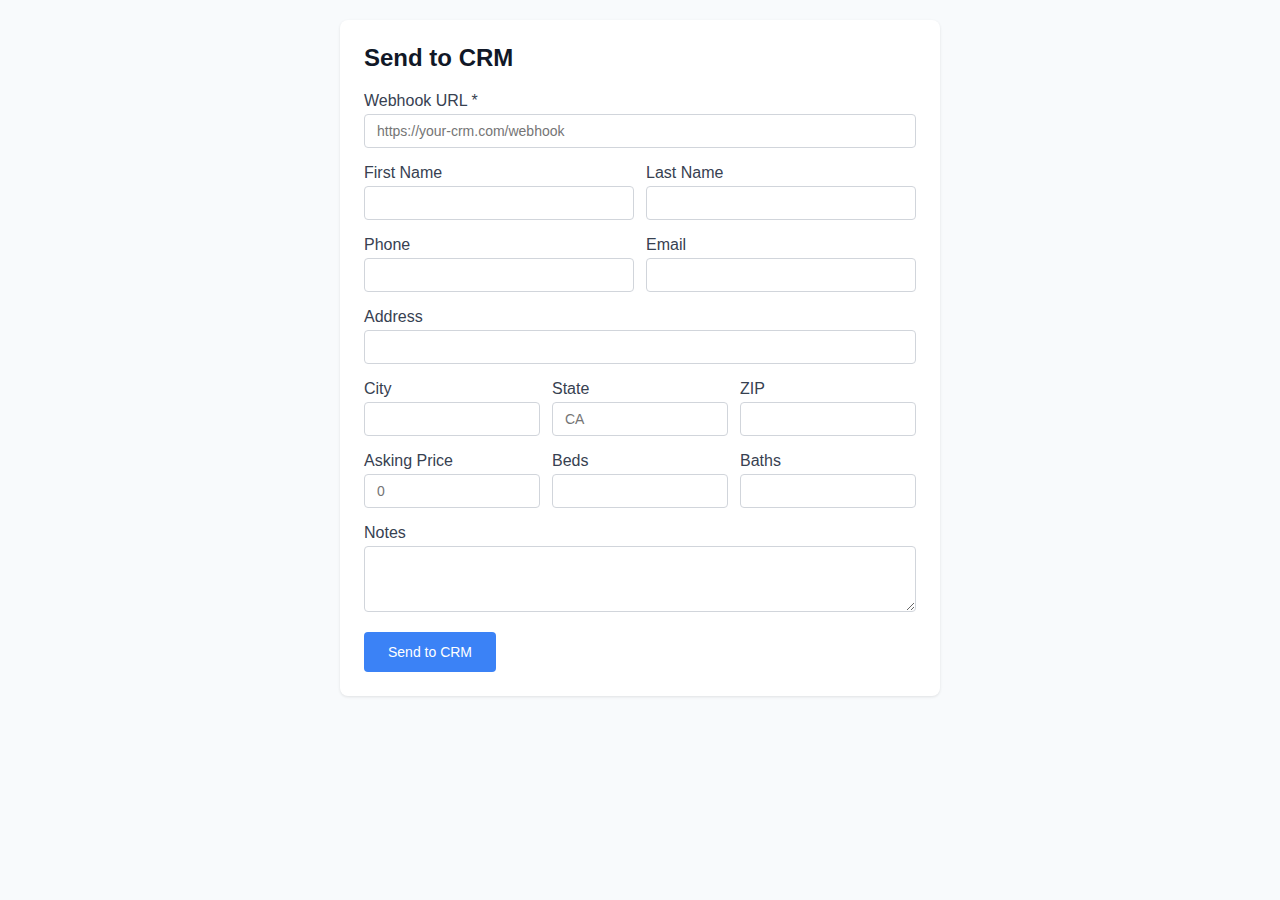
<file: src/components/SendToCRM.html>
<!DOCTYPE html>
<html lang="en">
<head>
    <meta charset="UTF-8">
    <meta name="viewport" content="width=device-width, initial-scale=1.0">
    <title>Send to CRM</title>
    <style>
        body {
            font-family: -apple-system, BlinkMacSystemFont, 'Segoe UI', Roboto, sans-serif;
            max-width: 600px;
            margin: 0 auto;
            padding: 20px;
            background-color: #f8fafc;
        }
        .form-container {
            background: white;
            padding: 24px;
            border-radius: 8px;
            box-shadow: 0 1px 3px rgba(0, 0, 0, 0.1);
        }
        .form-group {
            margin-bottom: 16px;
        }
        label {
            display: block;
            margin-bottom: 4px;
            font-weight: 500;
            color: #374151;
        }
        input, textarea {
            width: 100%;
            padding: 8px 12px;
            border: 1px solid #d1d5db;
            border-radius: 4px;
            font-size: 14px;
            box-sizing: border-box;
        }
        input:focus, textarea:focus {
            outline: none;
            border-color: #3b82f6;
            box-shadow: 0 0 0 3px rgba(59, 130, 246, 0.1);
        }
        .form-row {
            display: flex;
            gap: 12px;
        }
        .form-row .form-group {
            flex: 1;
        }
        button {
            background-color: #3b82f6;
            color: white;
            border: none;
            padding: 12px 24px;
            border-radius: 4px;
            font-size: 14px;
            font-weight: 500;
            cursor: pointer;
            transition: background-color 0.2s;
        }
        button:hover {
            background-color: #2563eb;
        }
        button:disabled {
            background-color: #9ca3af;
            cursor: not-allowed;
        }
        .message {
            margin-top: 16px;
            padding: 12px;
            border-radius: 4px;
            font-size: 14px;
        }
        .success {
            background-color: #dcfce7;
            color: #166534;
            border: 1px solid #bbf7d0;
        }
        .error {
            background-color: #fef2f2;
            color: #991b1b;
            border: 1px solid #fecaca;
        }
        h2 {
            margin-top: 0;
            color: #111827;
        }
    </style>
</head>
<body>
    <div class="form-container">
        <h2>Send to CRM</h2>
        
        <form id="crmForm">
            <div class="form-group">
                <label for="webhookUrl">Webhook URL *</label>
                <input type="url" id="webhookUrl" required placeholder="https://your-crm.com/webhook">
            </div>

            <div class="form-row">
                <div class="form-group">
                    <label for="fname">First Name</label>
                    <input type="text" id="fname">
                </div>
                <div class="form-group">
                    <label for="lname">Last Name</label>
                    <input type="text" id="lname">
                </div>
            </div>

            <div class="form-row">
                <div class="form-group">
                    <label for="phone">Phone</label>
                    <input type="tel" id="phone">
                </div>
                <div class="form-group">
                    <label for="email">Email</label>
                    <input type="email" id="email">
                </div>
            </div>

            <div class="form-group">
                <label for="address">Address</label>
                <input type="text" id="address">
            </div>

            <div class="form-row">
                <div class="form-group">
                    <label for="city">City</label>
                    <input type="text" id="city">
                </div>
                <div class="form-group">
                    <label for="state">State</label>
                    <input type="text" id="state" maxlength="2" placeholder="CA">
                </div>
                <div class="form-group">
                    <label for="zip">ZIP</label>
                    <input type="text" id="zip" maxlength="5" pattern="[0-9]{5}">
                </div>
            </div>

            <div class="form-row">
                <div class="form-group">
                    <label for="ask_price">Asking Price</label>
                    <input type="number" id="ask_price" placeholder="0">
                </div>
                <div class="form-group">
                    <label for="beds">Beds</label>
                    <input type="number" id="beds" min="0">
                </div>
                <div class="form-group">
                    <label for="baths">Baths</label>
                    <input type="number" id="baths" min="0" step="0.5">
                </div>
            </div>

            <div class="form-group">
                <label for="notes">Notes</label>
                <textarea id="notes" rows="3"></textarea>
            </div>

            <button type="submit" id="submitBtn">Send to CRM</button>
        </form>

        <div id="message" class="message" style="display: none;"></div>
    </div>

    <script>
        document.getElementById('crmForm').addEventListener('submit', async function(e) {
            e.preventDefault();
            
            const submitBtn = document.getElementById('submitBtn');
            const messageDiv = document.getElementById('message');
            
            // Disable button and show loading state
            submitBtn.disabled = true;
            submitBtn.textContent = 'Sending...';
            messageDiv.style.display = 'none';
            
            try {
                // Get webhook URL
                const webhookUrl = document.getElementById('webhookUrl').value.trim();
                if (!webhookUrl) {
                    throw new Error('Webhook URL is required');
                }
                
                // Collect form data
                const formData = new URLSearchParams();
                // api_key removed - never expose secrets in frontend
                formData.append('leadsource', 'Lovable AI');
                formData.append('fname', document.getElementById('fname').value);
                formData.append('lname', document.getElementById('lname').value);
                formData.append('phone', document.getElementById('phone').value);
                formData.append('email', document.getElementById('email').value);
                formData.append('address', document.getElementById('address').value);
                formData.append('city', document.getElementById('city').value);
                formData.append('state', document.getElementById('state').value);
                formData.append('zip', document.getElementById('zip').value);
                formData.append('ask_price', document.getElementById('ask_price').value);
                formData.append('beds', document.getElementById('beds').value);
                formData.append('baths', document.getElementById('baths').value);
                formData.append('notes', document.getElementById('notes').value);
                
                // Send POST request
                const response = await fetch(webhookUrl, {
                    method: 'POST',
                    headers: {
                        'Content-Type': 'application/x-www-form-urlencoded'
                    },
                    body: formData
                });
                
                if (!response.ok) {
                    throw new Error(`HTTP error! status: ${response.status}`);
                }
                
                const result = await response.json();
                
                if (result.result === 'success') {
                    messageDiv.className = 'message success';
                    messageDiv.textContent = 'Lead successfully sent to CRM!';
                } else if (result.result === 'fail') {
                    messageDiv.className = 'message error';
                    messageDiv.textContent = `Failed to send lead: ${result.reason || 'Unknown error'}`;
                } else {
                    messageDiv.className = 'message error';
                    messageDiv.textContent = 'Unexpected response from CRM';
                }
                
            } catch (error) {
                messageDiv.className = 'message error';
                messageDiv.textContent = `Error: ${error.message}`;
            } finally {
                // Re-enable button and show message
                submitBtn.disabled = false;
                submitBtn.textContent = 'Send to CRM';
                messageDiv.style.display = 'block';
            }
        });
    </script>
</body>
</html>
</file>
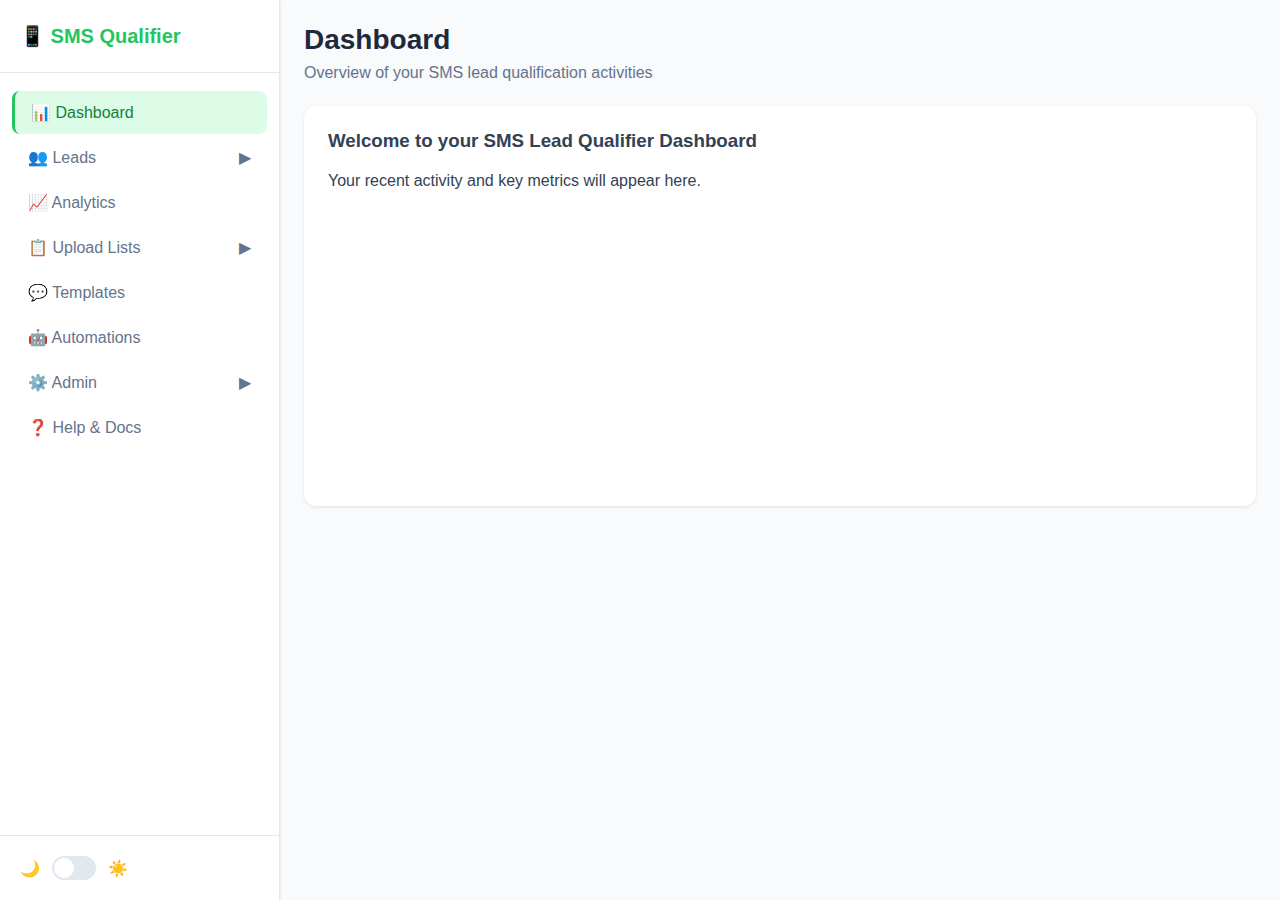
<file: src/components/SidebarLayoutVanilla.html>
<!DOCTYPE html>
<html lang="en">
<head>
    <meta charset="UTF-8">
    <meta name="viewport" content="width=device-width, initial-scale=1.0">
    <title>SMS Lead Qualifier Dashboard</title>
    <style>
        * {
            margin: 0;
            padding: 0;
            box-sizing: border-box;
        }
        
        body {
            font-family: -apple-system, BlinkMacSystemFont, 'Segoe UI', Roboto, sans-serif;
            background: #f8fafc;
            color: #334155;
        }
        
        .container {
            display: flex;
            min-height: 100vh;
        }
        
        .sidebar {
            width: 280px;
            background: white;
            border-right: 1px solid #e2e8f0;
            box-shadow: 0 1px 3px rgba(0, 0, 0, 0.1);
            display: flex;
            flex-direction: column;
        }
        
        .brand {
            padding: 24px 20px;
            border-bottom: 1px solid #e2e8f0;
        }
        
        .brand h1 {
            font-size: 20px;
            font-weight: 700;
            color: #22c55e;
        }
        
        .nav {
            flex: 1;
            padding: 16px 0;
        }
        
        .nav-item {
            margin: 2px 12px;
        }
        
        .nav-link {
            display: flex;
            align-items: center;
            justify-content: space-between;
            padding: 12px 16px;
            color: #64748b;
            text-decoration: none;
            border-radius: 8px;
            transition: all 0.2s;
            cursor: pointer;
            position: relative;
        }
        
        .nav-link:hover {
            background: #f1f5f9;
            color: #334155;
        }
        
        .nav-link.active {
            background: #dcfce7;
            color: #15803d;
            border-left: 3px solid #22c55e;
        }
        
        .nav-text {
            display: flex;
            align-items: center;
            gap: 8px;
        }
        
        .nav-badge {
            background: #e2e8f0;
            color: #64748b;
            padding: 2px 8px;
            border-radius: 12px;
            font-size: 12px;
        }
        
        .nav-arrow {
            transition: transform 0.2s;
        }
        
        .nav-arrow.expanded {
            transform: rotate(90deg);
        }
        
        .sub-nav {
            display: none;
            margin-left: 20px;
            margin-top: 4px;
        }
        
        .sub-nav.expanded {
            display: block;
        }
        
        .sub-nav .nav-link {
            padding: 8px 16px;
            font-size: 14px;
        }
        
        .theme-toggle {
            padding: 20px;
            border-top: 1px solid #e2e8f0;
        }
        
        .toggle-switch {
            display: flex;
            align-items: center;
            gap: 12px;
        }
        
        .switch {
            position: relative;
            width: 44px;
            height: 24px;
            background: #e2e8f0;
            border-radius: 12px;
            cursor: pointer;
            transition: background 0.2s;
        }
        
        .switch.active {
            background: #22c55e;
        }
        
        .switch-handle {
            position: absolute;
            top: 2px;
            left: 2px;
            width: 20px;
            height: 20px;
            background: white;
            border-radius: 50%;
            transition: transform 0.2s;
        }
        
        .switch.active .switch-handle {
            transform: translateX(20px);
        }
        
        .main-content {
            flex: 1;
            padding: 24px;
            overflow-y: auto;
        }
        
        .page-header {
            margin-bottom: 24px;
        }
        
        .page-title {
            font-size: 28px;
            font-weight: 700;
            color: #1e293b;
            margin-bottom: 8px;
        }
        
        .page-subtitle {
            color: #64748b;
        }
        
        .content-area {
            background: white;
            border-radius: 12px;
            padding: 24px;
            box-shadow: 0 1px 3px rgba(0, 0, 0, 0.1);
            min-height: 400px;
        }
        
        .kpi-grid {
            display: grid;
            grid-template-columns: repeat(auto-fit, minmax(240px, 1fr));
            gap: 20px;
            margin-bottom: 32px;
        }
        
        .kpi-card {
            background: white;
            border: 1px solid #e2e8f0;
            border-radius: 12px;
            padding: 20px;
            box-shadow: 0 1px 3px rgba(0, 0, 0, 0.05);
        }
        
        .kpi-title {
            font-size: 14px;
            color: #64748b;
            margin-bottom: 8px;
        }
        
        .kpi-value {
            font-size: 32px;
            font-weight: 700;
            color: #1e293b;
        }
        
        .kpi-trend {
            font-size: 12px;
            color: #22c55e;
            margin-top: 4px;
        }
        
        .chart-placeholder {
            background: #f8fafc;
            border: 2px dashed #cbd5e1;
            border-radius: 8px;
            height: 300px;
            display: flex;
            align-items: center;
            justify-content: center;
            color: #64748b;
            font-size: 18px;
        }
        
        .hidden {
            display: none;
        }
    </style>
</head>
<body>
    <div class="container">
        <div class="sidebar">
            <div class="brand">
                <h1>📱 SMS Qualifier</h1>
            </div>
            
            <nav class="nav">
                <div class="nav-item">
                    <a class="nav-link active" data-page="dashboard">
                        <span class="nav-text">📊 Dashboard</span>
                    </a>
                </div>
                
                <div class="nav-item">
                    <a class="nav-link" data-toggle="leads">
                        <span class="nav-text">👥 Leads</span>
                        <span class="nav-arrow">▶</span>
                    </a>
                    <div class="sub-nav" id="leads-submenu">
                        <a class="nav-link" data-page="all-leads">
                            <span class="nav-text">All Leads</span>
                            <span class="nav-badge">24</span>
                        </a>
                        <a class="nav-link" data-page="qualified">
                            <span class="nav-text">Qualified</span>
                            <span class="nav-badge">8</span>
                        </a>
                        <a class="nav-link" data-page="unqualified">
                            <span class="nav-text">Unqualified</span>
                            <span class="nav-badge">12</span>
                        </a>
                        <a class="nav-link" data-page="no-response">
                            <span class="nav-text">No Response</span>
                            <span class="nav-badge">3</span>
                        </a>
                        <a class="nav-link" data-page="blocked">
                            <span class="nav-text">Blocked</span>
                            <span class="nav-badge">1</span>
                        </a>
                    </div>
                </div>
                
                <div class="nav-item">
                    <a class="nav-link" data-page="analytics">
                        <span class="nav-text">📈 Analytics</span>
                    </a>
                </div>
                
                <div class="nav-item">
                    <a class="nav-link" data-toggle="upload">
                        <span class="nav-text">📋 Upload Lists</span>
                        <span class="nav-arrow">▶</span>
                    </a>
                    <div class="sub-nav" id="upload-submenu">
                        <a class="nav-link" data-page="saved-lists">
                            <span class="nav-text">Saved Lists</span>
                            <span class="nav-badge">5</span>
                        </a>
                        <a class="nav-link" data-page="used-lists">
                            <span class="nav-text">Used Lists</span>
                            <span class="nav-badge">12</span>
                        </a>
                    </div>
                </div>
                
                <div class="nav-item">
                    <a class="nav-link" data-page="templates">
                        <span class="nav-text">💬 Templates</span>
                    </a>
                </div>
                
                <div class="nav-item">
                    <a class="nav-link" data-page="automations">
                        <span class="nav-text">🤖 Automations</span>
                    </a>
                </div>
                
                <div class="nav-item">
                    <a class="nav-link" data-toggle="admin">
                        <span class="nav-text">⚙️ Admin</span>
                        <span class="nav-arrow">▶</span>
                    </a>
                    <div class="sub-nav" id="admin-submenu">
                        <a class="nav-link" data-page="users">
                            <span class="nav-text">Users & Permissions</span>
                        </a>
                        <a class="nav-link" data-page="webhooks">
                            <span class="nav-text">Webhooks & Integrations</span>
                        </a>
                        <a class="nav-link" data-page="settings">
                            <span class="nav-text">Account Settings</span>
                        </a>
                    </div>
                </div>
                
                <div class="nav-item">
                    <a class="nav-link" data-page="help">
                        <span class="nav-text">❓ Help & Docs</span>
                    </a>
                </div>
            </nav>
            
            <div class="theme-toggle">
                <div class="toggle-switch">
                    <span>🌙</span>
                    <div class="switch" id="themeSwitch">
                        <div class="switch-handle"></div>
                    </div>
                    <span>☀️</span>
                </div>
            </div>
        </div>
        
        <div class="main-content">
            <div class="page-header">
                <h1 class="page-title" id="pageTitle">Dashboard</h1>
                <p class="page-subtitle" id="pageSubtitle">Overview of your SMS lead qualification activities</p>
            </div>
            
            <div class="content-area" id="contentArea">
                <div id="dashboard-content">
                    <h3 style="margin-bottom: 20px;">Welcome to your SMS Lead Qualifier Dashboard</h3>
                    <p>Your recent activity and key metrics will appear here.</p>
                </div>
                
                <div id="analytics-content" class="hidden">
                    <div class="kpi-grid">
                        <div class="kpi-card">
                            <div class="kpi-title">Response Rate</div>
                            <div class="kpi-value">68.4%</div>
                            <div class="kpi-trend">↗ +5.2% vs last week</div>
                        </div>
                        <div class="kpi-card">
                            <div class="kpi-title">Qualification Rate</div>
                            <div class="kpi-value">32.1%</div>
                            <div class="kpi-trend">↗ +2.8% vs last week</div>
                        </div>
                        <div class="kpi-card">
                            <div class="kpi-title">Block Rate</div>
                            <div class="kpi-value">4.2%</div>
                            <div class="kpi-trend">↘ -1.1% vs last week</div>
                        </div>
                        <div class="kpi-card">
                            <div class="kpi-title">Time to Qualify</div>
                            <div class="kpi-value">2.3 hrs</div>
                            <div class="kpi-trend">↘ -0.4 hrs vs last week</div>
                        </div>
                    </div>
                    <div class="chart-placeholder">
                        📊 Daily/Weekly Trends Chart Placeholder
                    </div>
                </div>
                
                <div id="generic-content" class="hidden">
                    <h3 id="genericTitle">Page Content</h3>
                    <p id="genericDescription">This section will contain the relevant content for the selected menu item.</p>
                </div>
            </div>
        </div>
    </div>

    <script>
        const pageContent = {
            dashboard: {
                title: "Dashboard",
                subtitle: "Overview of your SMS lead qualification activities",
                content: "dashboard-content"
            },
            "all-leads": {
                title: "All Leads",
                subtitle: "Complete list of all leads in your system",
                content: "Lead list view here"
            },
            qualified: {
                title: "Qualified Leads",
                subtitle: "Leads that meet your qualification criteria",
                content: "Qualified leads list here"
            },
            unqualified: {
                title: "Unqualified Leads",
                subtitle: "Leads that don't meet qualification criteria",
                content: "Unqualified leads list here"
            },
            "no-response": {
                title: "No Response",
                subtitle: "Leads that haven't responded to messages",
                content: "No response leads list here"
            },
            blocked: {
                title: "Blocked",
                subtitle: "Leads that have opted out or blocked messages",
                content: "Blocked leads list here"
            },
            analytics: {
                title: "Analytics",
                subtitle: "Performance metrics and trend analysis",
                content: "analytics-content"
            },
            "saved-lists": {
                title: "Saved Lists",
                subtitle: "Your saved lead lists for future campaigns",
                content: "Saved lists view here"
            },
            "used-lists": {
                title: "Used Lists",
                subtitle: "Previously used lead lists and their performance",
                content: "Used lists view here"
            },
            templates: {
                title: "Templates",
                subtitle: "Manage your SMS message templates",
                content: "Templates view here"
            },
            automations: {
                title: "Automations",
                subtitle: "Configure automated SMS sequences",
                content: "Automations view here"
            },
            users: {
                title: "Users & Permissions",
                subtitle: "Manage team access and permissions",
                content: "Users & permissions view here"
            },
            webhooks: {
                title: "Webhooks & Integrations",
                subtitle: "Configure external integrations and webhooks",
                content: "Webhooks & integrations view here"
            },
            settings: {
                title: "Account Settings",
                subtitle: "Manage your account preferences",
                content: "Account settings view here"
            },
            help: {
                title: "Help & Docs",
                subtitle: "Documentation and support resources",
                content: "Help & documentation view here"
            }
        };

        // Toggle submenu functionality
        document.querySelectorAll('[data-toggle]').forEach(toggle => {
            toggle.addEventListener('click', (e) => {
                e.preventDefault();
                const submenuId = toggle.dataset.toggle + '-submenu';
                const submenu = document.getElementById(submenuId);
                const arrow = toggle.querySelector('.nav-arrow');
                
                submenu.classList.toggle('expanded');
                arrow.classList.toggle('expanded');
            });
        });

        // Page navigation
        document.querySelectorAll('[data-page]').forEach(link => {
            link.addEventListener('click', (e) => {
                e.preventDefault();
                const page = link.dataset.page;
                
                // Remove active class from all links
                document.querySelectorAll('.nav-link').forEach(l => l.classList.remove('active'));
                // Add active class to clicked link
                link.classList.add('active');
                
                // Update page content
                updatePageContent(page);
            });
        });

        function updatePageContent(page) {
            const content = pageContent[page];
            const pageTitle = document.getElementById('pageTitle');
            const pageSubtitle = document.getElementById('pageSubtitle');
            const contentArea = document.getElementById('contentArea');
            
            pageTitle.textContent = content.title;
            pageSubtitle.textContent = content.subtitle;
            
            // Hide all content sections
            document.getElementById('dashboard-content').classList.add('hidden');
            document.getElementById('analytics-content').classList.add('hidden');
            document.getElementById('generic-content').classList.add('hidden');
            
            if (content.content === 'dashboard-content' || content.content === 'analytics-content') {
                document.getElementById(content.content).classList.remove('hidden');
            } else {
                document.getElementById('genericTitle').textContent = content.title;
                document.getElementById('genericDescription').textContent = content.content;
                document.getElementById('generic-content').classList.remove('hidden');
            }
        }

        // Theme toggle
        document.getElementById('themeSwitch').addEventListener('click', function() {
            this.classList.toggle('active');
        });
    </script>
</body>
</html>
</file>
